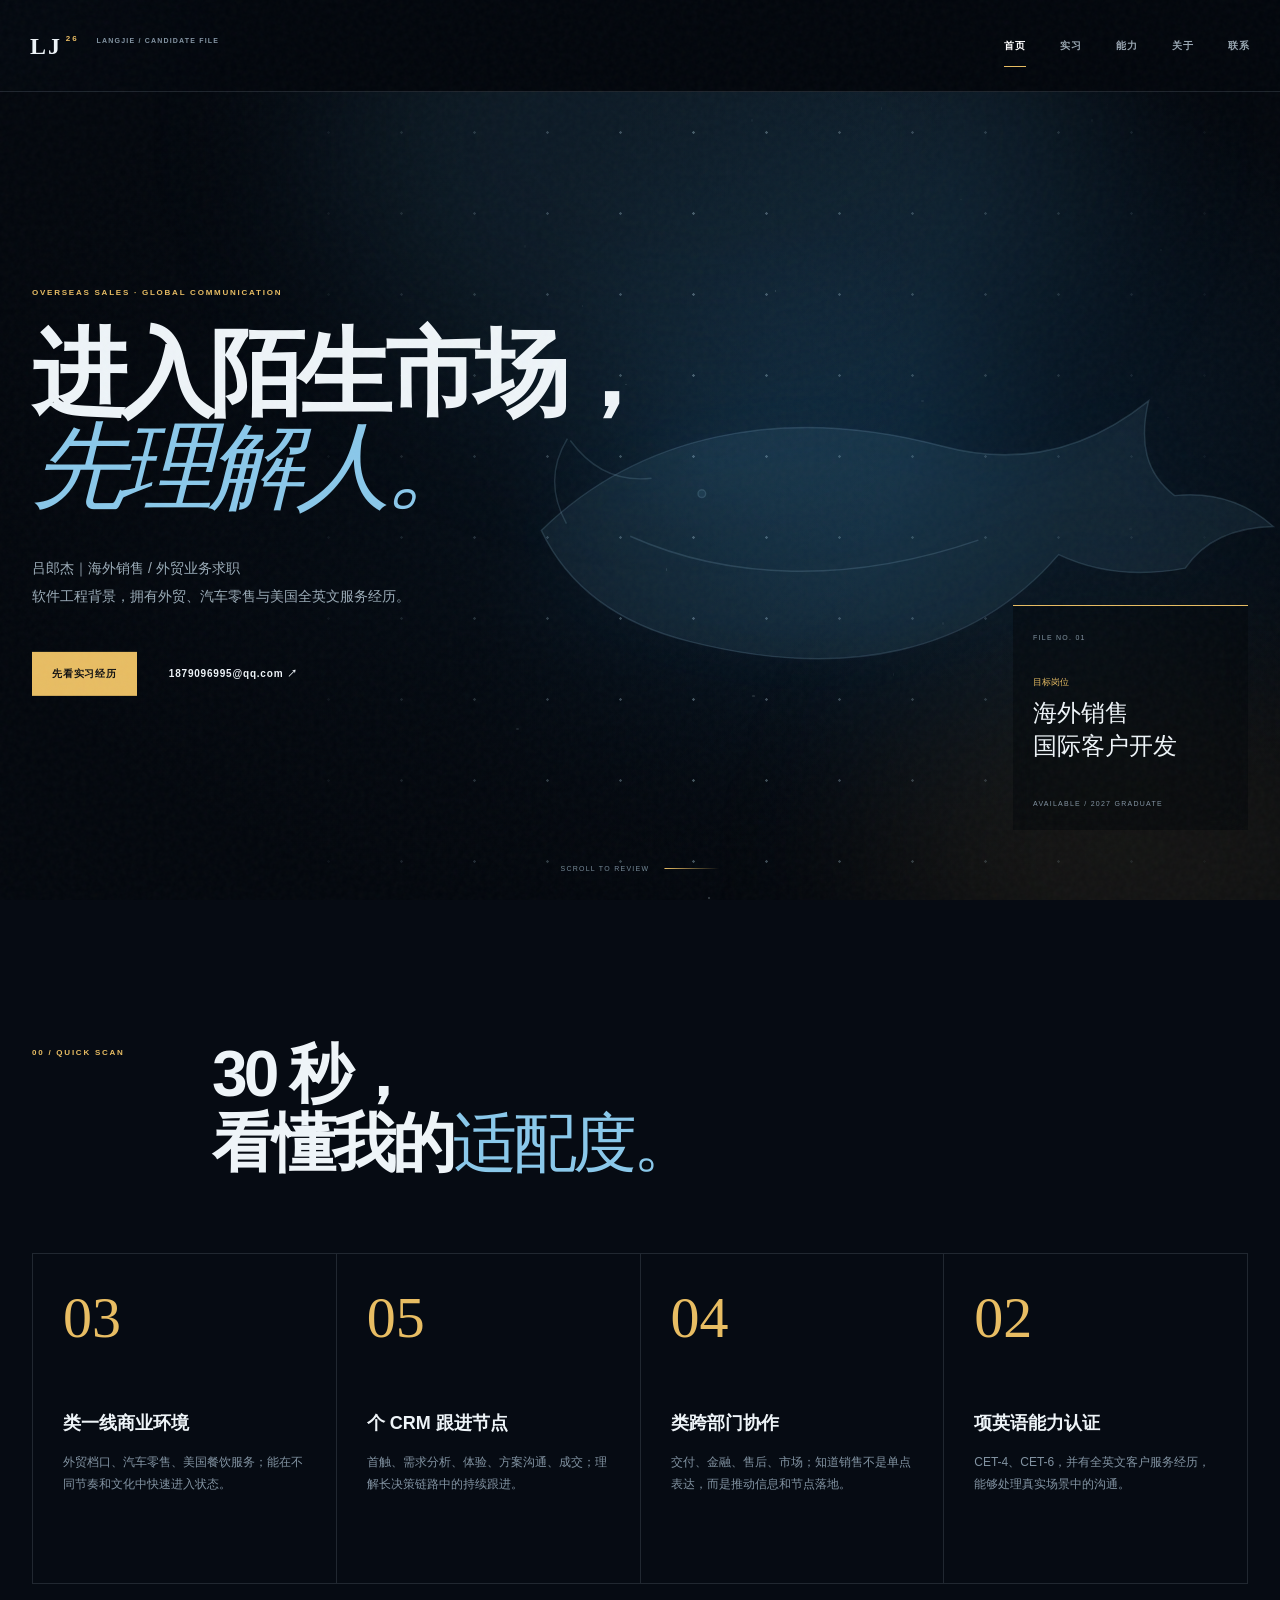
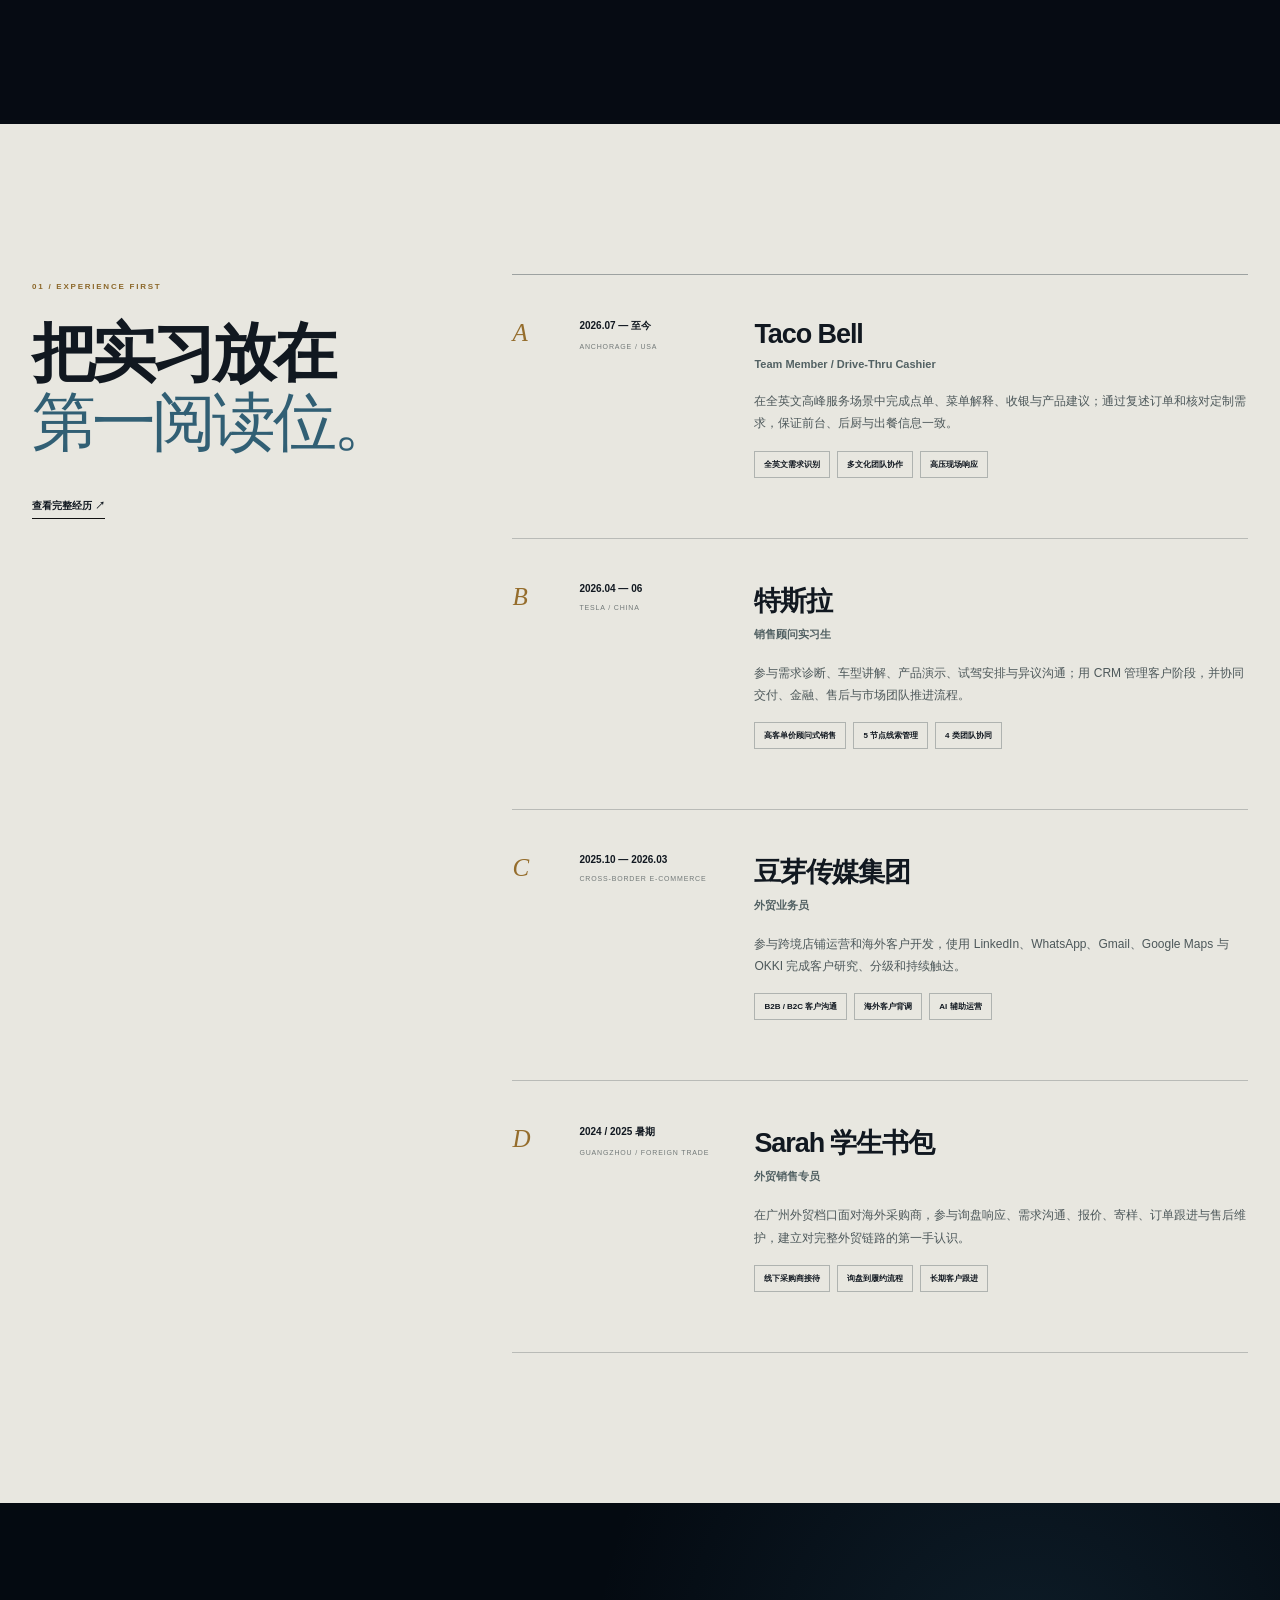
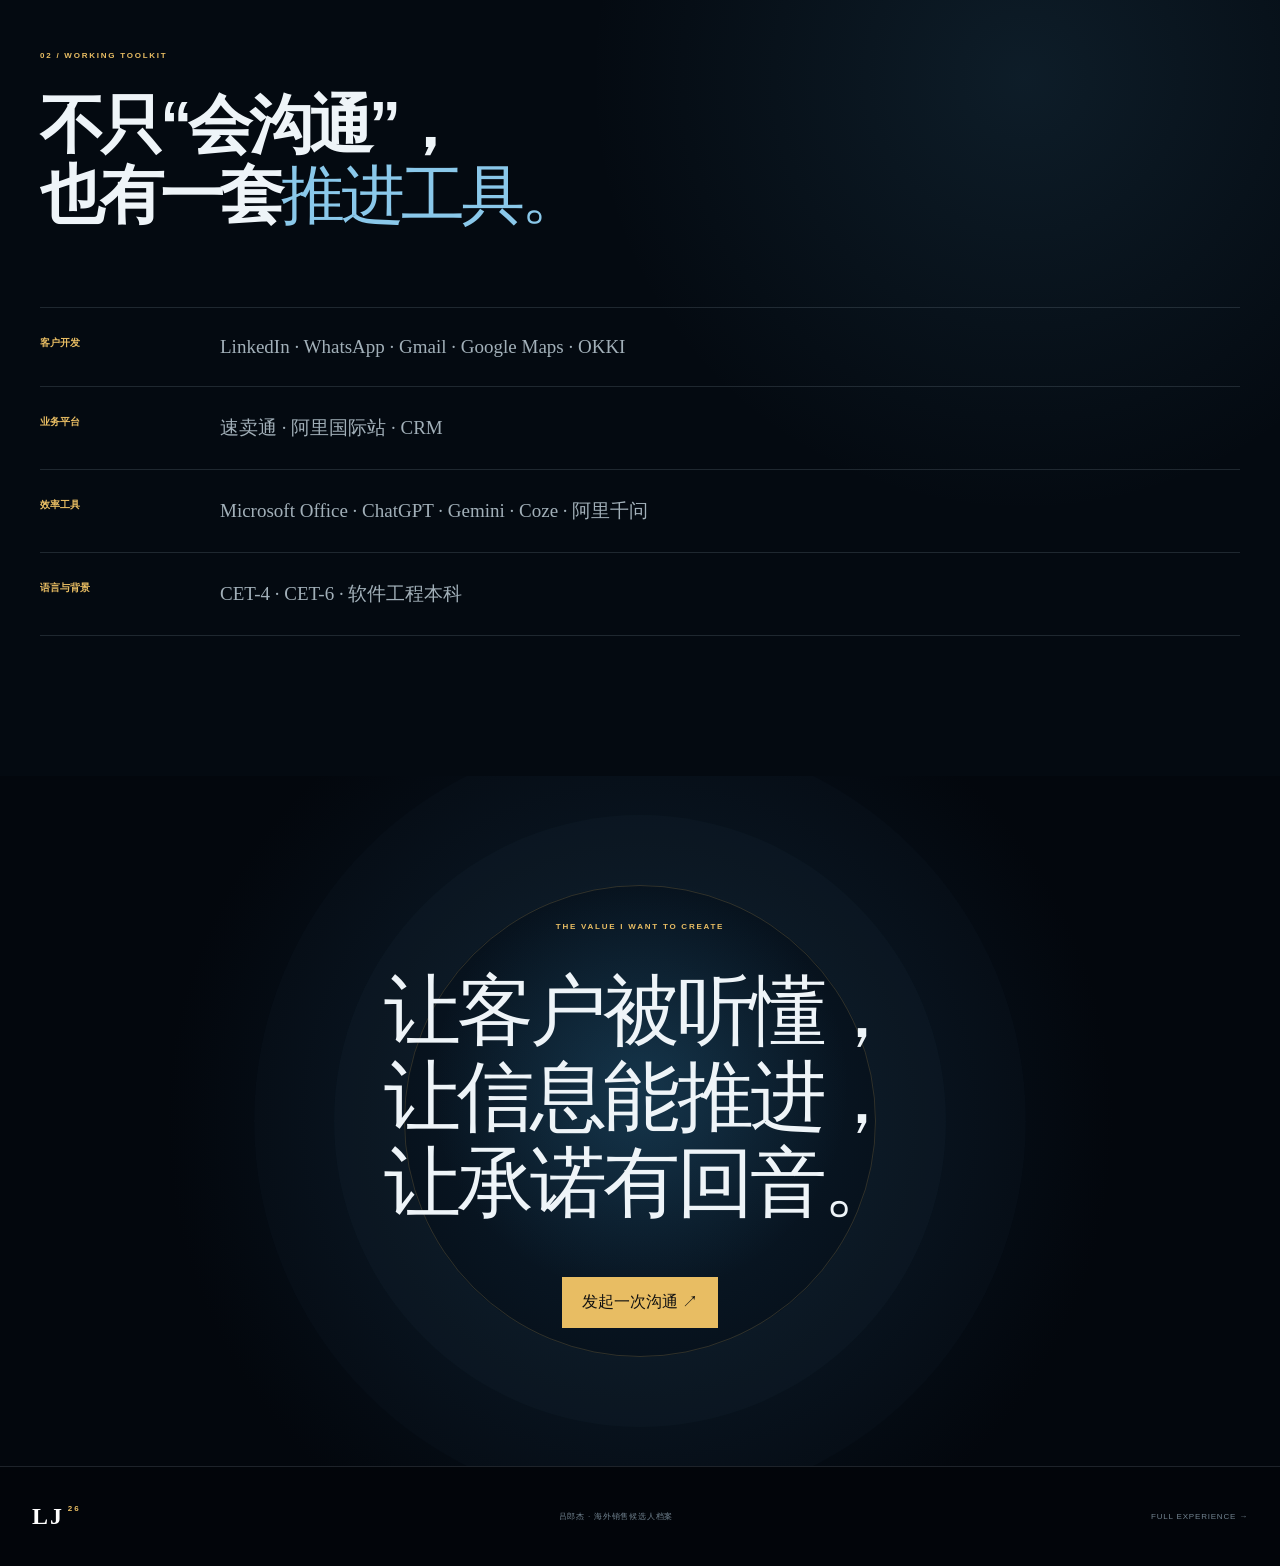
<file: index.html>
<!doctype html>
<html lang="zh-CN">
<head>
  <meta charset="UTF-8"><meta name="viewport" content="width=device-width,initial-scale=1">
  <meta name="description" content="吕郎杰的海外销售求职档案：实习经历、跨文化沟通与客户开发能力。">
  <meta name="theme-color" content="#03070d"><title>吕郎杰｜海外销售候选人档案</title>
  <link rel="icon" href="favicon.svg"><link rel="stylesheet" href="style.css">
</head>
<body>
  <div class="noise"></div><div class="cursor-light"></div>
  <header class="nav-shell">
    <a class="brand" href="index.html">LJ<sup>26</sup><small>LANGJIE / CANDIDATE FILE</small></a>
    <nav><a class="active" href="index.html">首页</a><a href="#experience">实习</a><a href="proof.html">能力</a><a href="personality.html">关于</a><a href="mailto:1879096995@qq.com">联系</a></nav>
    <button class="menu-button" aria-label="打开导航"><i></i><i></i></button>
  </header>

  <main>
    <section class="ocean-hero">
      <div class="depth depth-a"></div><div class="depth depth-b"></div><div class="particles" aria-hidden="true"></div>
      <svg class="whale" viewBox="0 0 900 420" aria-hidden="true"><path d="M83 233c99-97 247-132 415-87 82 22 152 2 213-47-10 43-3 75 27 98 40-4 74 7 102 32-42 1-72 15-91 43-48 9-91 5-131-14-89 103-222 130-381 90-73-18-126-56-154-115Z"/><path class="whale-line" d="M175 239c101 45 226 50 360 4M109 226c-17-31-16-60 1-88M113 140c22 30 50 43 84 39"/><circle cx="249" cy="195" r="4"/></svg>
      <div class="hero-copy">
        <p class="eyebrow">OVERSEAS SALES · GLOBAL COMMUNICATION</p>
        <h1>进入陌生市场，<br><em>先理解人。</em></h1>
        <p class="hero-lead">吕郎杰｜海外销售 / 外贸业务求职<br>软件工程背景，拥有外贸、汽车零售与美国全英文服务经历。</p>
        <div class="hero-actions"><a class="gold-btn" href="#experience">先看实习经历</a><a href="mailto:1879096995@qq.com">1879096995@qq.com ↗</a></div>
      </div>
      <aside class="hero-file"><span>FILE NO. 01</span><p>目标岗位</p><strong>海外销售<br>国际客户开发</strong><small>AVAILABLE / 2027 GRADUATE</small></aside>
      <div class="scroll-cue">SCROLL TO REVIEW <i></i></div>
    </section>

    <section class="scan" aria-label="30秒候选人概览">
      <div class="section-head"><p>00 / QUICK SCAN</p><h2>30 秒，<br>看懂我的<span>适配度。</span></h2></div>
      <div class="scan-grid">
        <article><b>03</b><h3>类一线商业环境</h3><p>外贸档口、汽车零售、美国餐饮服务；能在不同节奏和文化中快速进入状态。</p></article>
        <article><b>05</b><h3>个 CRM 跟进节点</h3><p>首触、需求分析、体验、方案沟通、成交；理解长决策链路中的持续跟进。</p></article>
        <article><b>04</b><h3>类跨部门协作</h3><p>交付、金融、售后、市场；知道销售不是单点表达，而是推动信息和节点落地。</p></article>
        <article><b>02</b><h3>项英语能力认证</h3><p>CET-4、CET-6，并有全英文客户服务经历，能够处理真实场景中的沟通。</p></article>
      </div>
    </section>

    <section class="experience" id="experience">
      <div class="section-head sticky-head"><p>01 / EXPERIENCE FIRST</p><h2>把实习放在<br><span>第一阅读位。</span></h2><a href="journey.html">查看完整经历 ↗</a></div>
      <div class="exp-list">
        <article><div class="exp-no">A</div><div class="exp-meta"><time>2026.07 — 至今</time><small>ANCHORAGE / USA</small></div><div><h3>Taco Bell</h3><h4>Team Member / Drive-Thru Cashier</h4><p>在全英文高峰服务场景中完成点单、菜单解释、收银与产品建议；通过复述订单和核对定制需求，保证前台、后厨与出餐信息一致。</p><ul><li>全英文需求识别</li><li>多文化团队协作</li><li>高压现场响应</li></ul></div></article>
        <article><div class="exp-no">B</div><div class="exp-meta"><time>2026.04 — 06</time><small>TESLA / CHINA</small></div><div><h3>特斯拉</h3><h4>销售顾问实习生</h4><p>参与需求诊断、车型讲解、产品演示、试驾安排与异议沟通；用 CRM 管理客户阶段，并协同交付、金融、售后与市场团队推进流程。</p><ul><li>高客单价顾问式销售</li><li>5 节点线索管理</li><li>4 类团队协同</li></ul></div></article>
        <article><div class="exp-no">C</div><div class="exp-meta"><time>2025.10 — 2026.03</time><small>CROSS-BORDER E-COMMERCE</small></div><div><h3>豆芽传媒集团</h3><h4>外贸业务员</h4><p>参与跨境店铺运营和海外客户开发，使用 LinkedIn、WhatsApp、Gmail、Google Maps 与 OKKI 完成客户研究、分级和持续触达。</p><ul><li>B2B / B2C 客户沟通</li><li>海外客户背调</li><li>AI 辅助运营</li></ul></div></article>
        <article><div class="exp-no">D</div><div class="exp-meta"><time>2024 / 2025 暑期</time><small>GUANGZHOU / FOREIGN TRADE</small></div><div><h3>Sarah 学生书包</h3><h4>外贸销售专员</h4><p>在广州外贸档口面对海外采购商，参与询盘响应、需求沟通、报价、寄样、订单跟进与售后维护，建立对完整外贸链路的第一手认识。</p><ul><li>线下采购商接待</li><li>询盘到履约流程</li><li>长期客户跟进</li></ul></div></article>
      </div>
    </section>

    <section class="toolkit">
      <p>02 / WORKING TOOLKIT</p><h2>不只“会沟通”，<br>也有一套<span>推进工具。</span></h2>
      <div class="tool-lines"><div><b>客户开发</b><span>LinkedIn · WhatsApp · Gmail · Google Maps · OKKI</span></div><div><b>业务平台</b><span>速卖通 · 阿里国际站 · CRM</span></div><div><b>效率工具</b><span>Microsoft Office · ChatGPT · Gemini · Coze · 阿里千问</span></div><div><b>语言与背景</b><span>CET-4 · CET-6 · 软件工程本科</span></div></div>
    </section>

    <section class="closing">
      <p>THE VALUE I WANT TO CREATE</p><h2>让客户被听懂，<br>让信息能推进，<br>让承诺有回音。</h2><a class="gold-btn" href="mailto:1879096995@qq.com?subject=海外销售岗位沟通">发起一次沟通 ↗</a>
    </section>
  </main>
  <footer><a class="brand" href="index.html">LJ<sup>26</sup></a><p>吕郎杰 · 海外销售候选人档案</p><a href="journey.html">FULL EXPERIENCE →</a></footer>
  <script src="script.js"></script>
</body></html>
</file>
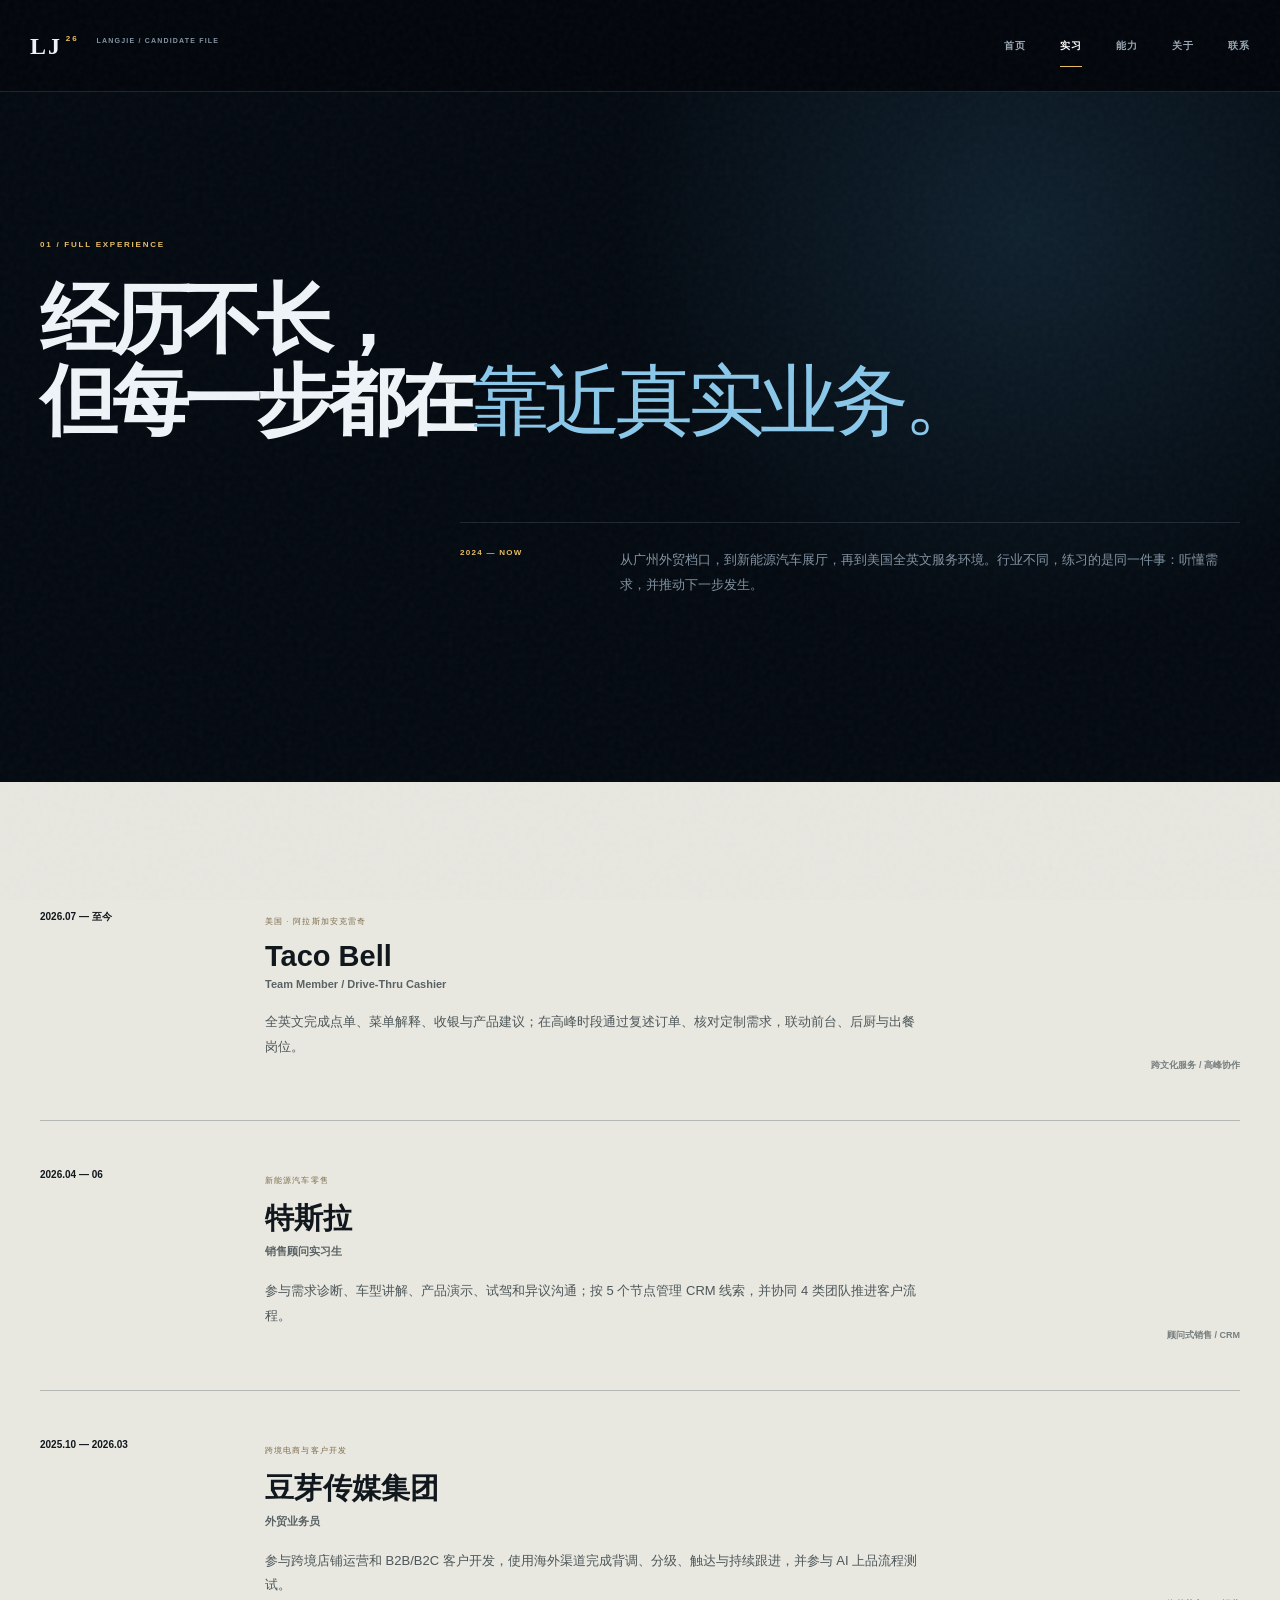
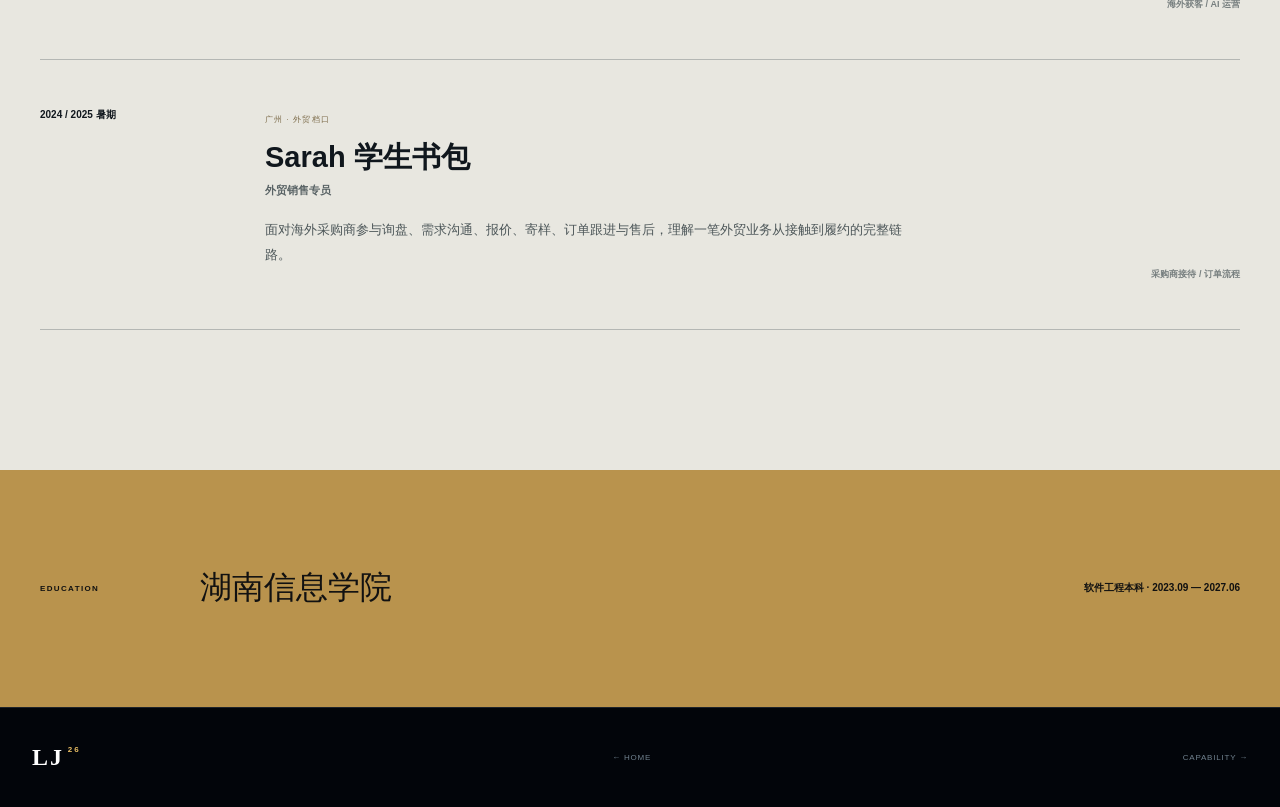
<file: journey.html>
<!doctype html><html lang="zh-CN"><head><meta charset="UTF-8"><meta name="viewport" content="width=device-width,initial-scale=1"><meta name="description" content="吕郎杰的实习与海外工作经历。"><title>实习经历｜吕郎杰</title><link rel="icon" href="favicon.svg"><link rel="stylesheet" href="style.css"></head><body><div class="noise"></div><header class="nav-shell"><a class="brand" href="index.html">LJ<sup>26</sup><small>LANGJIE / CANDIDATE FILE</small></a><nav><a href="index.html">首页</a><a class="active" href="journey.html">实习</a><a href="proof.html">能力</a><a href="personality.html">关于</a><a href="mailto:1879096995@qq.com">联系</a></nav><button class="menu-button" aria-label="打开导航"><i></i><i></i></button></header><main><section class="page-hero"><p>01 / FULL EXPERIENCE</p><h1>经历不长，<br>但每一步都在<span>靠近真实业务。</span></h1><div><b>2024 — NOW</b><p>从广州外贸档口，到新能源汽车展厅，再到美国全英文服务环境。行业不同，练习的是同一件事：听懂需求，并推动下一步发生。</p></div></section><section class="timeline"><article><time>2026.07 — 至今</time><div><small>美国 · 阿拉斯加安克雷奇</small><h2>Taco Bell</h2><h3>Team Member / Drive-Thru Cashier</h3><p>全英文完成点单、菜单解释、收银与产品建议；在高峰时段通过复述订单、核对定制需求，联动前台、后厨与出餐岗位。</p></div><strong>跨文化服务 / 高峰协作</strong></article><article><time>2026.04 — 06</time><div><small>新能源汽车零售</small><h2>特斯拉</h2><h3>销售顾问实习生</h3><p>参与需求诊断、车型讲解、产品演示、试驾和异议沟通；按 5 个节点管理 CRM 线索，并协同 4 类团队推进客户流程。</p></div><strong>顾问式销售 / CRM</strong></article><article><time>2025.10 — 2026.03</time><div><small>跨境电商与客户开发</small><h2>豆芽传媒集团</h2><h3>外贸业务员</h3><p>参与跨境店铺运营和 B2B/B2C 客户开发，使用海外渠道完成背调、分级、触达与持续跟进，并参与 AI 上品流程测试。</p></div><strong>海外获客 / AI 运营</strong></article><article><time>2024 / 2025 暑期</time><div><small>广州 · 外贸档口</small><h2>Sarah 学生书包</h2><h3>外贸销售专员</h3><p>面对海外采购商参与询盘、需求沟通、报价、寄样、订单跟进与售后，理解一笔外贸业务从接触到履约的完整链路。</p></div><strong>采购商接待 / 订单流程</strong></article></section><section class="edu"><p>EDUCATION</p><h2>湖南信息学院</h2><span>软件工程本科 · 2023.09 — 2027.06</span></section></main><footer><a class="brand" href="index.html">LJ<sup>26</sup></a><a href="index.html">← HOME</a><a href="proof.html">CAPABILITY →</a></footer><script src="script.js"></script></body></html>
</file>
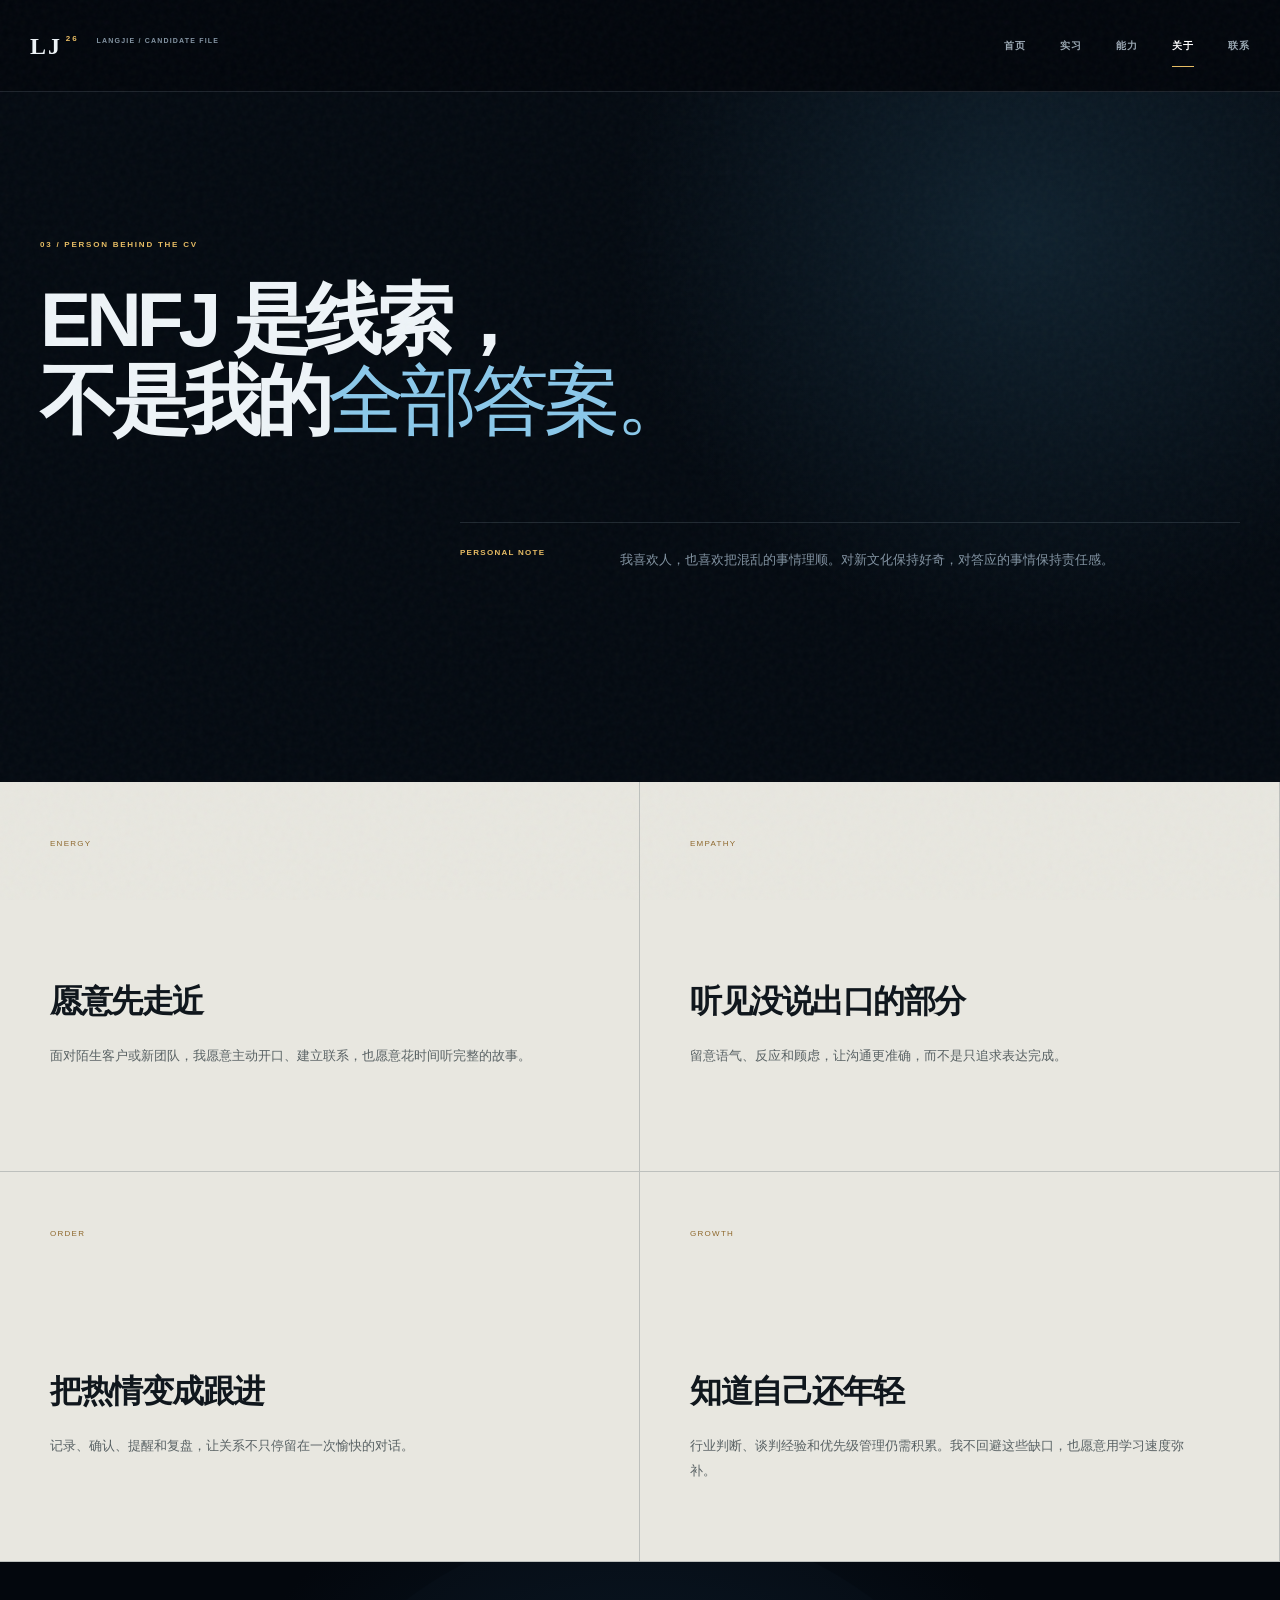
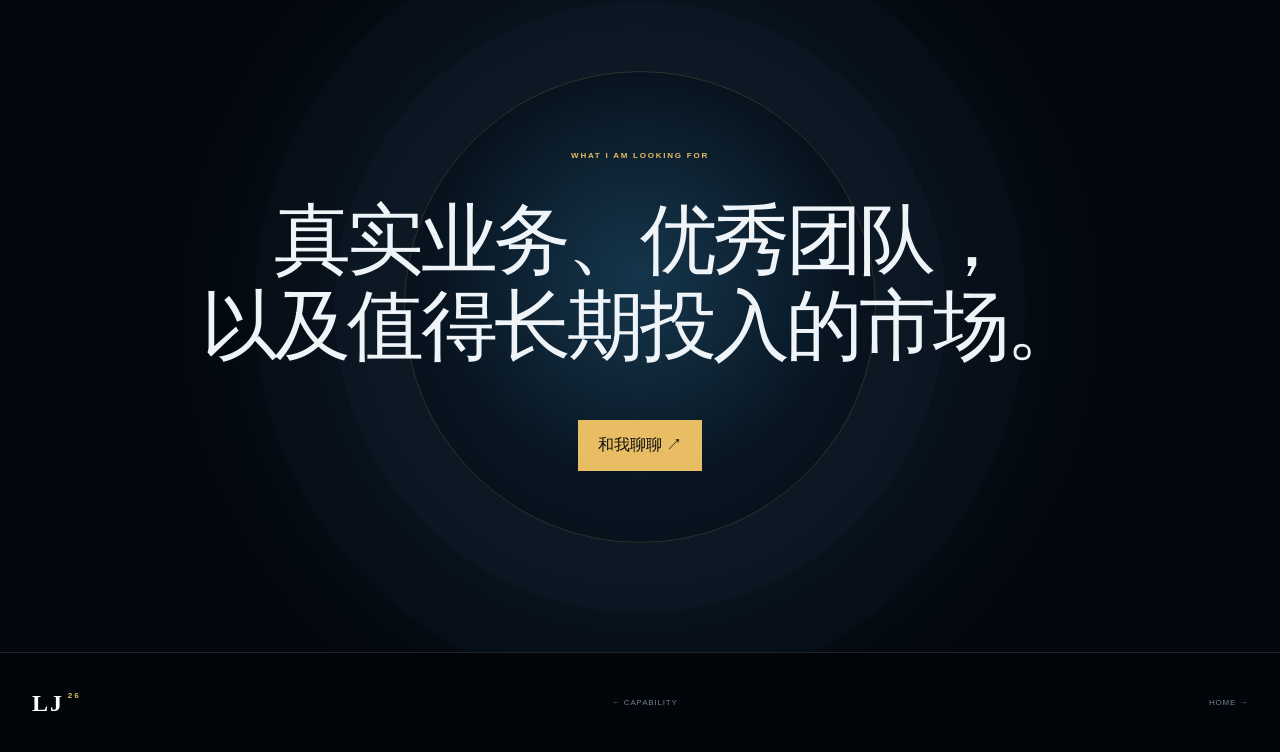
<file: personality.html>
<!doctype html><html lang="zh-CN"><head><meta charset="UTF-8"><meta name="viewport" content="width=device-width,initial-scale=1"><meta name="description" content="关于吕郎杰：ENFJ、跨文化适应与成长方向。"><title>关于我｜吕郎杰</title><link rel="icon" href="favicon.svg"><link rel="stylesheet" href="style.css"></head><body><div class="noise"></div><header class="nav-shell"><a class="brand" href="index.html">LJ<sup>26</sup><small>LANGJIE / CANDIDATE FILE</small></a><nav><a href="index.html">首页</a><a href="journey.html">实习</a><a href="proof.html">能力</a><a class="active" href="personality.html">关于</a><a href="mailto:1879096995@qq.com">联系</a></nav><button class="menu-button" aria-label="打开导航"><i></i><i></i></button></header><main><section class="page-hero"><p>03 / PERSON BEHIND THE CV</p><h1>ENFJ 是线索，<br>不是我的<span>全部答案。</span></h1><div><b>PERSONAL NOTE</b><p>我喜欢人，也喜欢把混乱的事情理顺。对新文化保持好奇，对答应的事情保持责任感。</p></div></section><section class="about-grid"><article><span>ENERGY</span><h2>愿意先走近</h2><p>面对陌生客户或新团队，我愿意主动开口、建立联系，也愿意花时间听完整的故事。</p></article><article><span>EMPATHY</span><h2>听见没说出口的部分</h2><p>留意语气、反应和顾虑，让沟通更准确，而不是只追求表达完成。</p></article><article><span>ORDER</span><h2>把热情变成跟进</h2><p>记录、确认、提醒和复盘，让关系不只停留在一次愉快的对话。</p></article><article><span>GROWTH</span><h2>知道自己还年轻</h2><p>行业判断、谈判经验和优先级管理仍需积累。我不回避这些缺口，也愿意用学习速度弥补。</p></article></section><section class="closing"><p>WHAT I AM LOOKING FOR</p><h2>真实业务、优秀团队，<br>以及值得长期投入的市场。</h2><a class="gold-btn" href="mailto:1879096995@qq.com">和我聊聊 ↗</a></section></main><footer><a class="brand" href="index.html">LJ<sup>26</sup></a><a href="proof.html">← CAPABILITY</a><a href="index.html">HOME →</a></footer><script src="script.js"></script></body></html>
</file>
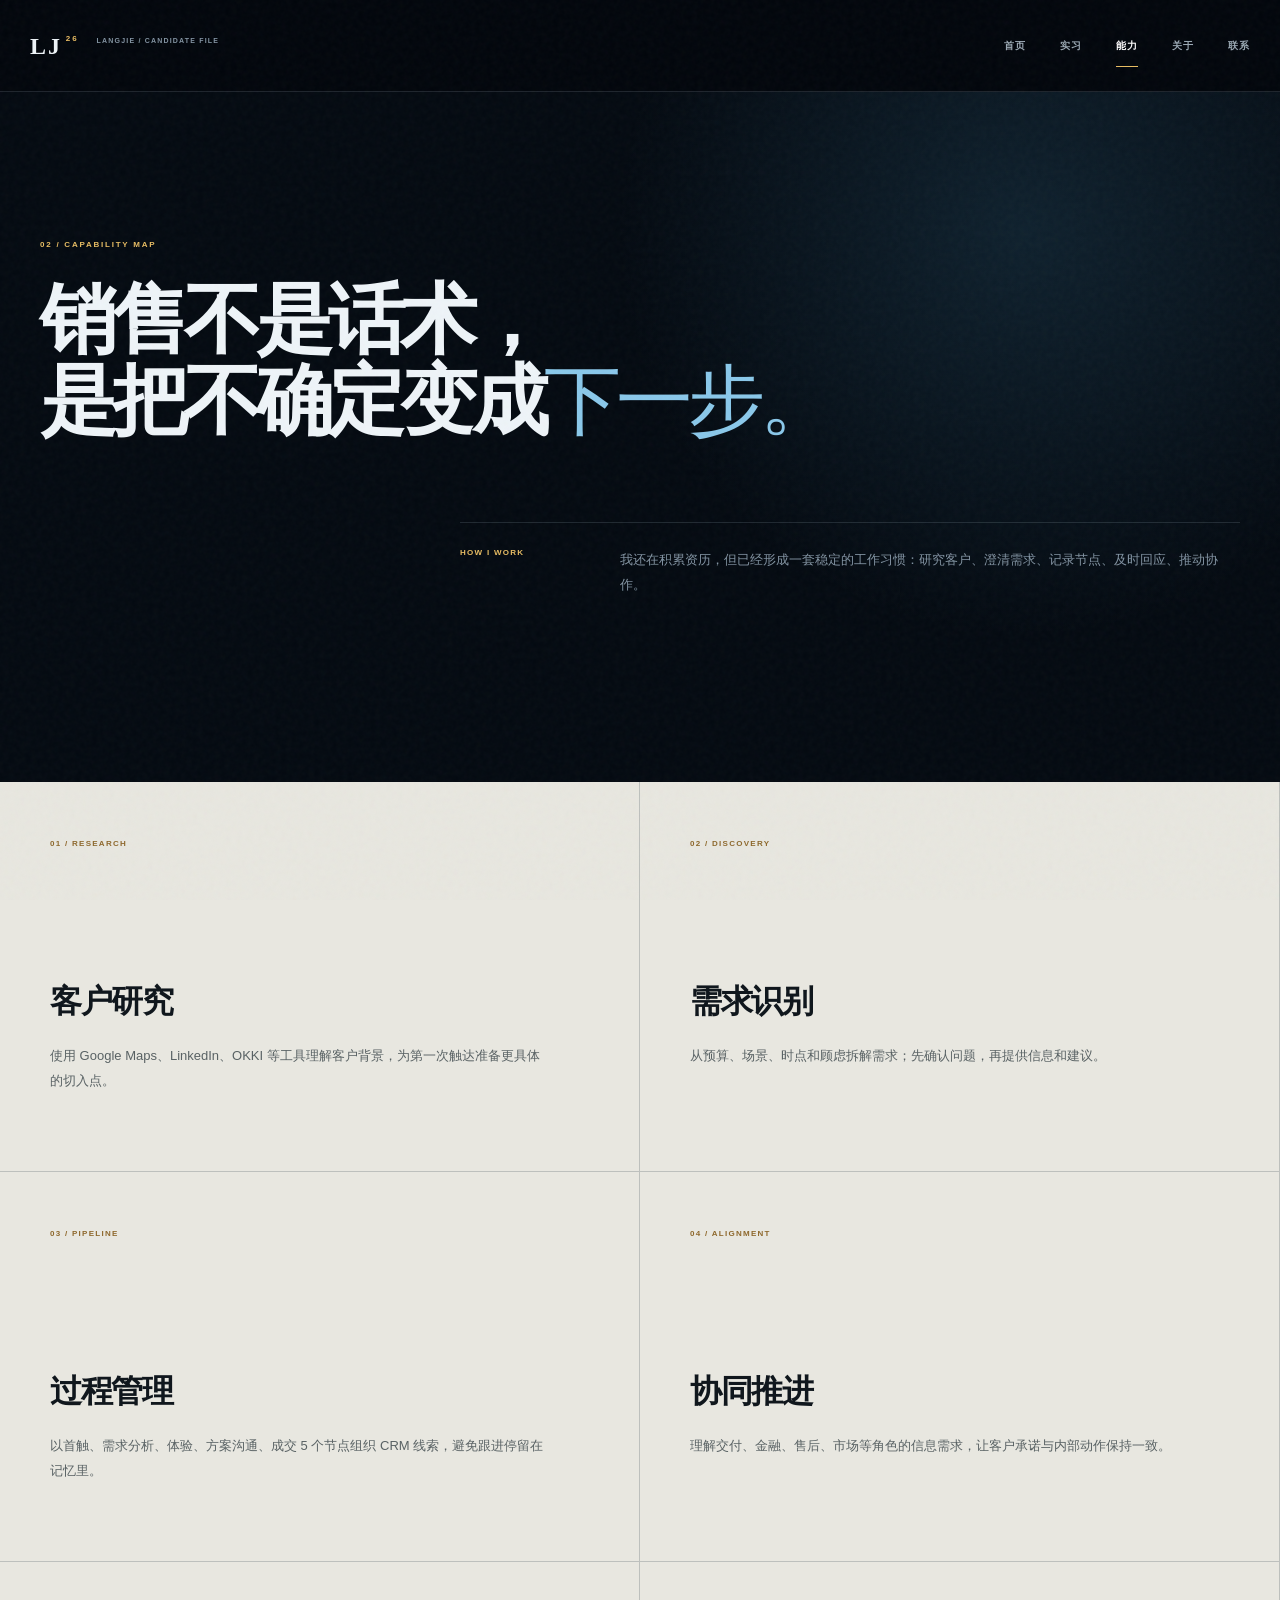
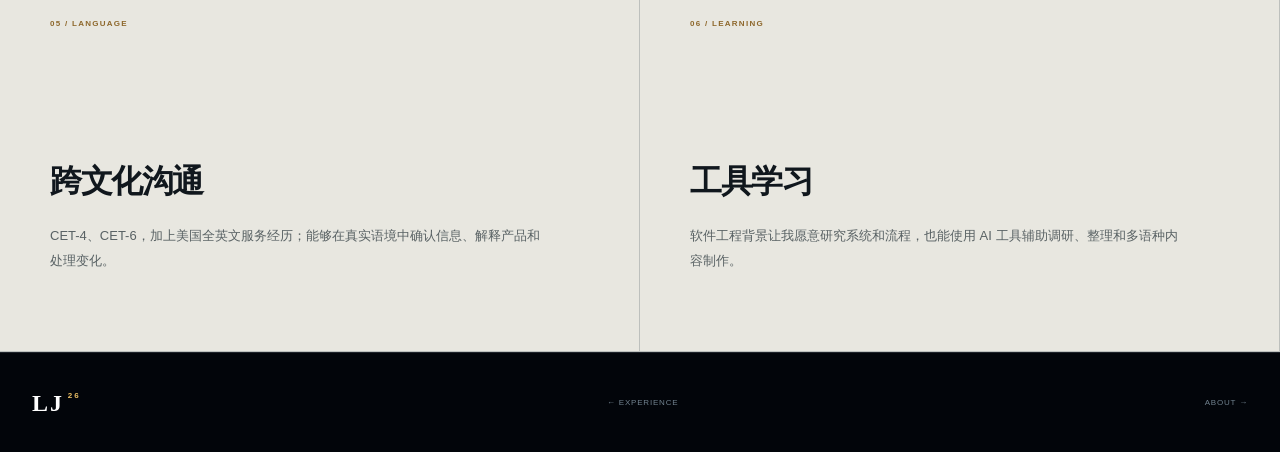
<file: proof.html>
<!doctype html><html lang="zh-CN"><head><meta charset="UTF-8"><meta name="viewport" content="width=device-width,initial-scale=1"><meta name="description" content="吕郎杰的销售能力与工作方法。"><title>能力模型｜吕郎杰</title><link rel="icon" href="favicon.svg"><link rel="stylesheet" href="style.css"></head><body><div class="noise"></div><header class="nav-shell"><a class="brand" href="index.html">LJ<sup>26</sup><small>LANGJIE / CANDIDATE FILE</small></a><nav><a href="index.html">首页</a><a href="journey.html">实习</a><a class="active" href="proof.html">能力</a><a href="personality.html">关于</a><a href="mailto:1879096995@qq.com">联系</a></nav><button class="menu-button" aria-label="打开导航"><i></i><i></i></button></header><main><section class="page-hero"><p>02 / CAPABILITY MAP</p><h1>销售不是话术，<br>是把不确定变成<span>下一步。</span></h1><div><b>HOW I WORK</b><p>我还在积累资历，但已经形成一套稳定的工作习惯：研究客户、澄清需求、记录节点、及时回应、推动协作。</p></div></section><section class="cap-grid"><article><b>01 / RESEARCH</b><h2>客户研究</h2><p>使用 Google Maps、LinkedIn、OKKI 等工具理解客户背景，为第一次触达准备更具体的切入点。</p></article><article><b>02 / DISCOVERY</b><h2>需求识别</h2><p>从预算、场景、时点和顾虑拆解需求；先确认问题，再提供信息和建议。</p></article><article><b>03 / PIPELINE</b><h2>过程管理</h2><p>以首触、需求分析、体验、方案沟通、成交 5 个节点组织 CRM 线索，避免跟进停留在记忆里。</p></article><article><b>04 / ALIGNMENT</b><h2>协同推进</h2><p>理解交付、金融、售后、市场等角色的信息需求，让客户承诺与内部动作保持一致。</p></article><article><b>05 / LANGUAGE</b><h2>跨文化沟通</h2><p>CET-4、CET-6，加上美国全英文服务经历；能够在真实语境中确认信息、解释产品和处理变化。</p></article><article><b>06 / LEARNING</b><h2>工具学习</h2><p>软件工程背景让我愿意研究系统和流程，也能使用 AI 工具辅助调研、整理和多语种内容制作。</p></article></section></main><footer><a class="brand" href="index.html">LJ<sup>26</sup></a><a href="journey.html">← EXPERIENCE</a><a href="personality.html">ABOUT →</a></footer><script src="script.js"></script></body></html>
</file>
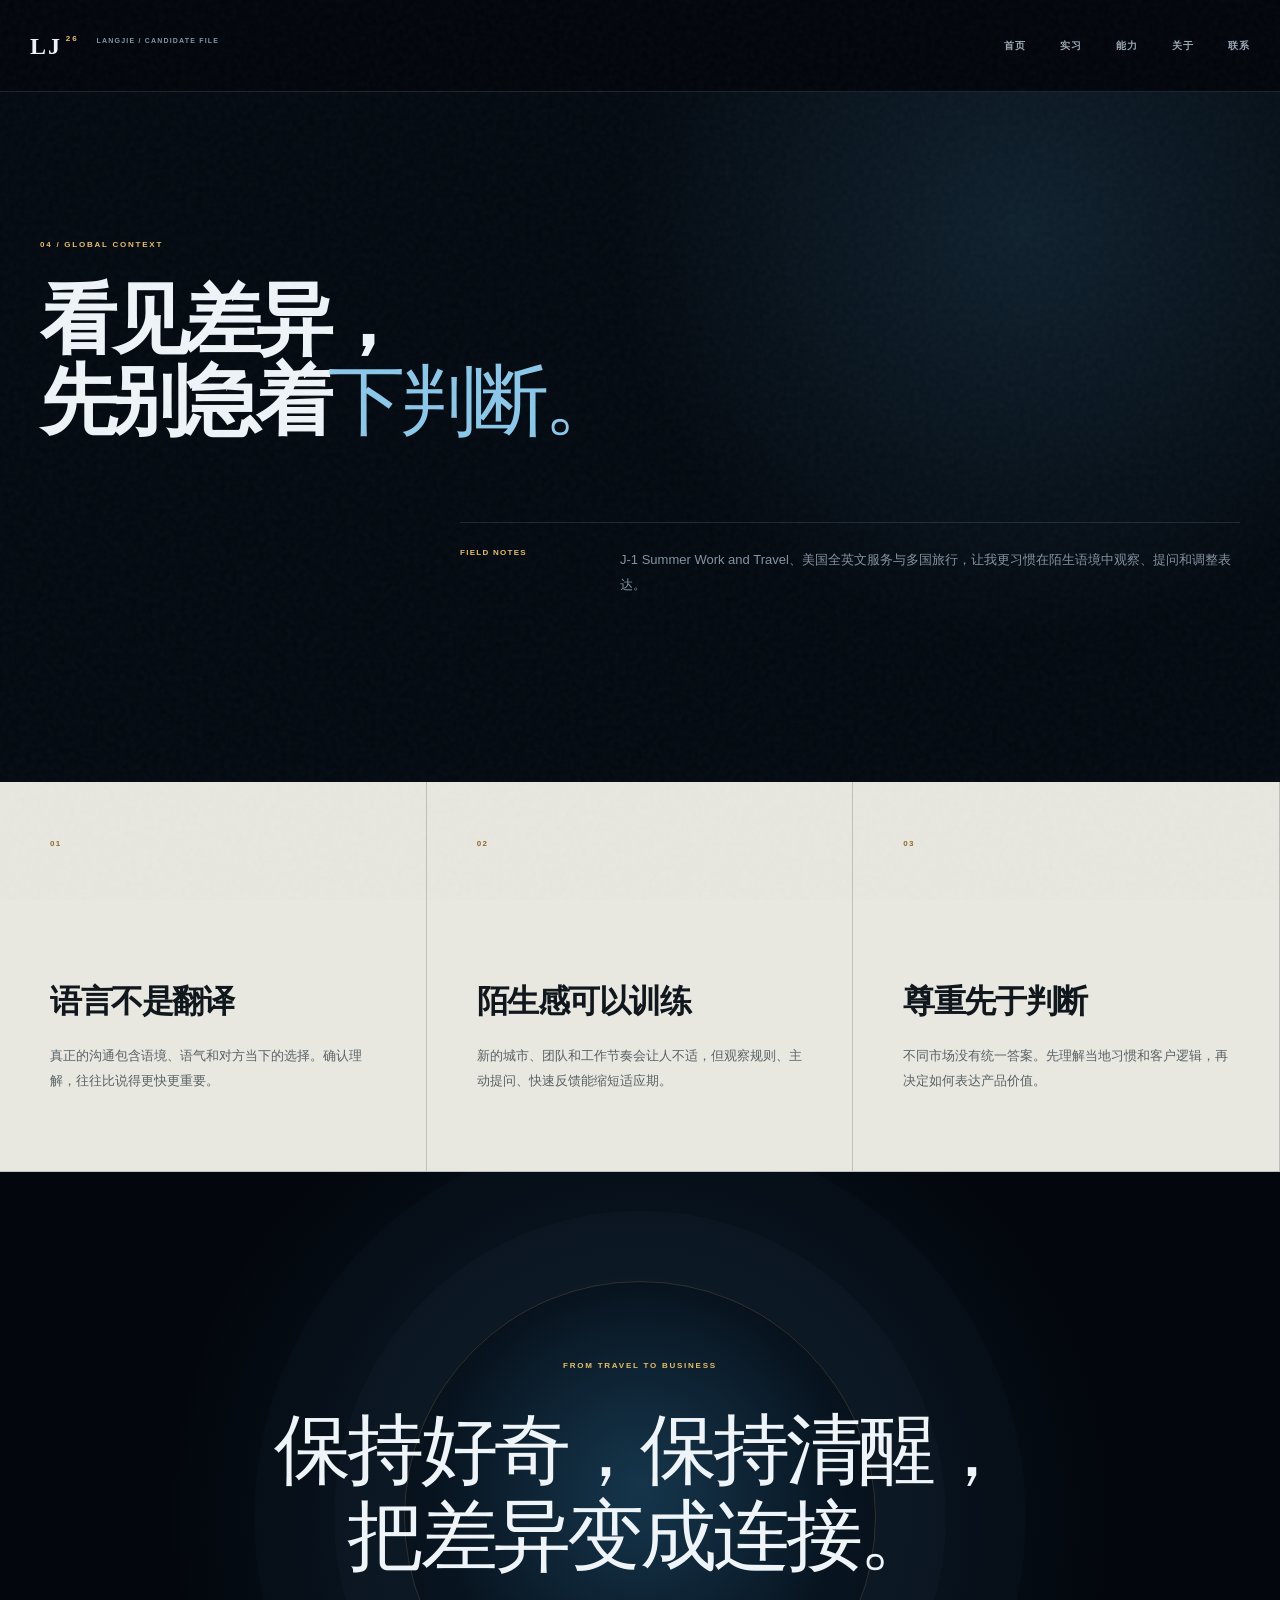
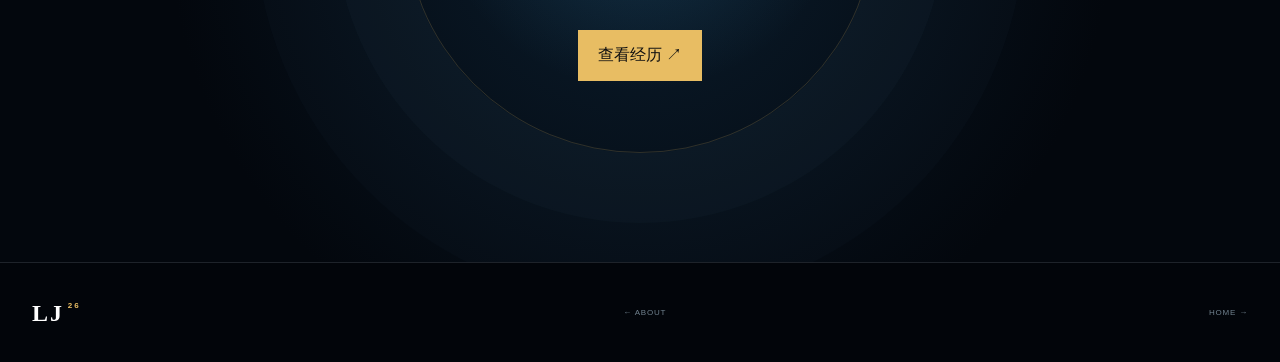
<file: world.html>
<!doctype html><html lang="zh-CN"><head><meta charset="UTF-8"><meta name="viewport" content="width=device-width,initial-scale=1"><meta name="description" content="吕郎杰的国际化经历与跨文化视角。"><title>国际化经历｜吕郎杰</title><link rel="icon" href="favicon.svg"><link rel="stylesheet" href="style.css"></head><body><div class="noise"></div><header class="nav-shell"><a class="brand" href="index.html">LJ<sup>26</sup><small>LANGJIE / CANDIDATE FILE</small></a><nav><a href="index.html">首页</a><a href="journey.html">实习</a><a href="proof.html">能力</a><a href="personality.html">关于</a><a href="mailto:1879096995@qq.com">联系</a></nav><button class="menu-button" aria-label="打开导航"><i></i><i></i></button></header><main><section class="page-hero"><p>04 / GLOBAL CONTEXT</p><h1>看见差异，<br>先别急着<span>下判断。</span></h1><div><b>FIELD NOTES</b><p>J-1 Summer Work and Travel、美国全英文服务与多国旅行，让我更习惯在陌生语境中观察、提问和调整表达。</p></div></section><section class="global-notes"><article><b>01</b><h2>语言不是翻译</h2><p>真正的沟通包含语境、语气和对方当下的选择。确认理解，往往比说得更快更重要。</p></article><article><b>02</b><h2>陌生感可以训练</h2><p>新的城市、团队和工作节奏会让人不适，但观察规则、主动提问、快速反馈能缩短适应期。</p></article><article><b>03</b><h2>尊重先于判断</h2><p>不同市场没有统一答案。先理解当地习惯和客户逻辑，再决定如何表达产品价值。</p></article></section><section class="closing"><p>FROM TRAVEL TO BUSINESS</p><h2>保持好奇，保持清醒，<br>把差异变成连接。</h2><a class="gold-btn" href="journey.html">查看经历 ↗</a></section></main><footer><a class="brand" href="index.html">LJ<sup>26</sup></a><a href="personality.html">← ABOUT</a><a href="index.html">HOME →</a></footer><script src="script.js"></script></body></html>
</file>
<file: style.css>
:root{--bg:#03070d;--panel:#07101b;--ink:#eef4f8;--muted:#8293a2;--line:rgba(196,220,235,.14);--gold:#e8bd63;--blue:#8ac8ea;--serif:Georgia,'Times New Roman',serif;--sans:Inter,'Segoe UI','Microsoft YaHei',sans-serif}
*{box-sizing:border-box}html{scroll-behavior:smooth}body{margin:0;color:var(--ink);background:var(--bg);font-family:var(--sans);overflow-x:hidden;opacity:0;transition:opacity .35s}body.ready{opacity:1}body.leaving{opacity:0}a{color:inherit;text-decoration:none}button{color:inherit}.noise{position:fixed;z-index:100;inset:0;pointer-events:none;opacity:.035;background-image:url("data:image/svg+xml,%3Csvg viewBox='0 0 180 180' xmlns='http://www.w3.org/2000/svg'%3E%3Cfilter id='n'%3E%3CfeTurbulence type='fractalNoise' baseFrequency='.9' numOctaves='3'/%3E%3C/filter%3E%3Crect width='100%25' height='100%25' filter='url(%23n)'/%3E%3C/svg%3E")}.cursor-light{position:fixed;z-index:0;width:520px;height:520px;border-radius:50%;background:radial-gradient(circle,rgba(86,161,206,.09),transparent 68%);pointer-events:none;transform:translate(-50%,-50%)}
.nav-shell{position:relative;z-index:30;height:92px;display:flex;align-items:center;padding:0 max(30px,calc((100vw - 1420px)/2));border-bottom:1px solid var(--line);background:rgba(3,7,13,.8);backdrop-filter:blur(18px)}.brand{display:flex;align-items:flex-start;font:700 24px/1 var(--serif);letter-spacing:.08em}.brand sup{margin-left:4px;color:var(--gold);font:700 8px var(--sans)}.brand small{margin:2px 0 0 18px;color:var(--muted);font:700 7px var(--sans);letter-spacing:.17em;line-height:1.5}.nav-shell nav{display:flex;gap:34px;margin-left:auto}.nav-shell nav a{position:relative;color:#9aa8b3;font-size:10px;font-weight:700;letter-spacing:.1em}.nav-shell nav a:hover,.nav-shell nav a.active{color:#fff}.nav-shell nav a.active:after{content:"";position:absolute;left:0;right:0;bottom:-14px;height:1px;background:var(--gold)}.menu-button{display:none;width:40px;height:40px;padding:0;border:1px solid var(--line);border-radius:50%;background:none}.menu-button i{display:block;width:14px;height:1px;margin:5px auto;background:currentColor}
.ocean-hero{position:relative;height:calc(100vh - 92px);min-height:720px;overflow:hidden;background:radial-gradient(ellipse at 55% 45%,#11314a 0%,#071522 38%,#03070d 76%)}.ocean-hero:before{content:"";position:absolute;inset:0;background:linear-gradient(100deg,rgba(3,7,13,.98) 0%,rgba(3,7,13,.76) 40%,transparent 68%),linear-gradient(0deg,#03070d 0%,transparent 35%)}.depth{position:absolute;border-radius:50%;filter:blur(90px)}.depth-a{width:60vw;height:42vw;left:25%;top:-28%;background:rgba(82,153,195,.12)}.depth-b{width:40vw;height:30vw;right:-8%;bottom:-18%;background:rgba(224,179,92,.08)}.particles{position:absolute;inset:0;opacity:.35;background-image:radial-gradient(circle,#b8d8e7 0 1px,transparent 1.5px);background-size:73px 81px;mask-image:linear-gradient(90deg,transparent 20%,#000 55%,transparent)}.whale{position:absolute;z-index:1;width:min(68vw,1100px);right:-4vw;top:50%;fill:rgba(93,151,181,.12);stroke:rgba(163,211,232,.16);stroke-width:1.5;transform:translateY(-47%);filter:drop-shadow(0 0 30px rgba(113,190,226,.12));animation:whaleDrift 11s ease-in-out infinite}.whale-line{fill:none}.hero-copy{position:absolute;z-index:5;left:max(32px,calc((100vw - 1360px)/2));top:50%;max-width:800px;transform:translateY(-52%)}.eyebrow,.section-head>p,.toolkit>p,.closing>p,.page-hero>p{color:var(--gold);font-size:8px;font-weight:800;letter-spacing:.22em}.hero-copy h1{margin:30px 0 40px;font-size:clamp(60px,7.4vw,112px);line-height:.98;letter-spacing:-.07em}.hero-copy h1 em,.section-head h2 span,.toolkit h2 span,.page-hero h1 span{font-family:var(--serif);font-weight:400;color:var(--blue)}.hero-lead{color:#9bacb8;font-size:14px;line-height:2}.hero-actions{display:flex;align-items:center;gap:32px;margin-top:42px;font-size:10px;font-weight:750;letter-spacing:.08em}.gold-btn{display:inline-block;padding:15px 20px;color:#111;background:var(--gold)}.hero-file{position:absolute;z-index:5;right:max(32px,calc((100vw - 1360px)/2));bottom:70px;width:235px;padding:20px;border-top:1px solid var(--gold);background:rgba(2,6,11,.5);backdrop-filter:blur(12px)}.hero-file span,.hero-file small{color:var(--muted);font-size:7px;letter-spacing:.18em}.hero-file p{margin:32px 0 8px;color:var(--gold);font-size:9px}.hero-file strong{display:block;margin-bottom:30px;font:400 24px/1.35 var(--serif)}.scroll-cue{position:absolute;z-index:5;left:50%;bottom:28px;color:#758997;font-size:7px;letter-spacing:.18em;transform:translateX(-50%)}.scroll-cue i{display:inline-block;width:55px;height:1px;margin:0 0 2px 12px;background:linear-gradient(90deg,var(--gold),transparent)}
.scan{padding:140px max(32px,calc((100vw - 1320px)/2));background:#060b13}.section-head{display:grid;grid-template-columns:180px 1fr;align-items:start;margin-bottom:75px}.section-head h2{margin:0;font-size:clamp(48px,5vw,76px);line-height:1.08;letter-spacing:-.06em}.scan-grid{display:grid;grid-template-columns:repeat(4,1fr);border-top:1px solid var(--line);border-left:1px solid var(--line)}.scan-grid article{min-height:330px;padding:30px;border-right:1px solid var(--line);border-bottom:1px solid var(--line);transition:.35s}.scan-grid article:hover{background:#0b1624;transform:translateY(-7px)}.scan-grid b{color:var(--gold);font:400 58px var(--serif)}.scan-grid h3{margin:60px 0 16px;font-size:18px}.scan-grid p{color:var(--muted);font-size:12px;line-height:1.85}
.experience{display:grid;grid-template-columns:.72fr 1.45fr;gap:9vw;padding:150px max(32px,calc((100vw - 1320px)/2));background:#e8e7e0;color:#111820}.sticky-head{position:sticky;top:130px;display:block;height:max-content}.sticky-head>p{color:#8c682a}.sticky-head h2{margin:28px 0 38px}.sticky-head h2 span{color:#315f74}.sticky-head a{padding-bottom:7px;border-bottom:1px solid #111;font-size:10px;font-weight:800}.exp-list{border-top:1px solid #9da2a1}.exp-list article{display:grid;grid-template-columns:42px 150px 1fr;gap:25px;padding:44px 0;border-bottom:1px solid #b9bbb7}.exp-no{color:#956d2c;font:italic 25px var(--serif)}.exp-meta time{display:block;font-size:10px;font-weight:800}.exp-meta small{display:block;margin-top:10px;color:#727978;font-size:7px;letter-spacing:.12em}.exp-list h3{margin:0;font-size:27px;letter-spacing:-.04em}.exp-list h4{margin:8px 0 20px;color:#526163;font-size:11px}.exp-list p{color:#4d585a;font-size:12px;line-height:1.85}.exp-list ul{display:flex;flex-wrap:wrap;gap:7px;padding:0;list-style:none}.exp-list li{padding:7px 9px;border:1px solid #afb3b0;font-size:8px;font-weight:750}
.toolkit{padding:140px max(32px,calc((100vw - 1200px)/2));background:radial-gradient(circle at 80% 20%,rgba(63,127,163,.16),transparent 35%),#040a11}.toolkit h2{margin:30px 0 75px;font-size:clamp(48px,5vw,76px);line-height:1.1;letter-spacing:-.06em}.tool-lines{border-top:1px solid var(--line)}.tool-lines div{display:grid;grid-template-columns:180px 1fr;padding:28px 0;border-bottom:1px solid var(--line)}.tool-lines b{color:var(--gold);font-size:10px}.tool-lines span{color:#a2b0b9;font:400 19px var(--serif)}
.closing{position:relative;min-height:690px;display:flex;align-items:center;justify-content:center;flex-direction:column;overflow:hidden;text-align:center;background:radial-gradient(circle at 50% 45%,rgba(49,119,157,.28),transparent 28%),radial-gradient(circle at 50% 50%,#0b1d2d,#03070d 65%)}.closing:before{content:"";position:absolute;width:470px;height:470px;border:1px solid rgba(232,189,99,.18);border-radius:50%;box-shadow:0 0 0 70px rgba(91,159,190,.03),0 0 0 150px rgba(91,159,190,.02)}.closing>*{position:relative}.closing h2{margin:30px 0 50px;font:400 clamp(48px,6vw,86px)/1.12 var(--serif);letter-spacing:-.05em}
.page-hero{min-height:690px;padding:140px max(32px,calc((100vw - 1200px)/2));background:radial-gradient(circle at 80% 20%,rgba(65,136,175,.18),transparent 35%),#040a11}.page-hero h1{margin:30px 0 80px;font-size:clamp(55px,6vw,90px);line-height:1.05;letter-spacing:-.065em}.page-hero>div{display:grid;grid-template-columns:160px 1fr;max-width:780px;margin-left:auto;border-top:1px solid var(--line);padding-top:25px}.page-hero>div b{color:var(--gold);font-size:8px;letter-spacing:.16em}.page-hero>div p{margin:0;color:var(--muted);font-size:13px;line-height:1.9}
.timeline{padding:80px max(32px,calc((100vw - 1200px)/2)) 140px;background:#e8e7e0;color:#10171d}.timeline article{display:grid;grid-template-columns:180px 1fr 200px;gap:45px;padding:48px 0;border-bottom:1px solid #b4b7b4}.timeline time{font-size:10px;font-weight:800}.timeline small{color:#7c6b49;font-size:8px;letter-spacing:.14em}.timeline h2{margin:12px 0 5px;font-size:29px}.timeline h3{margin:0 0 20px;color:#596365;font-size:11px}.timeline p{max-width:660px;color:#4d5759;font-size:13px;line-height:1.9}.timeline strong{align-self:end;color:#777f7f;font-size:9px;text-align:right}.edu{display:grid;grid-template-columns:160px 1fr auto;align-items:center;padding:70px max(32px,calc((100vw - 1200px)/2));background:#b9934d;color:#111}.edu p{font-size:8px;font-weight:800;letter-spacing:.17em}.edu h2{font:400 32px var(--serif)}.edu span{font-size:10px;font-weight:750}.cap-grid,.about-grid,.global-notes{display:grid;grid-template-columns:repeat(2,1fr);background:#e8e7e0;color:#10171d}.cap-grid article,.about-grid article,.global-notes article{min-height:390px;padding:50px;border-right:1px solid #bdc0bd;border-bottom:1px solid #bdc0bd}.cap-grid b,.about-grid span,.global-notes b{color:#8e682c;font-size:8px;letter-spacing:.16em}.cap-grid h2,.about-grid h2,.global-notes h2{margin:130px 0 20px;font-size:32px;letter-spacing:-.045em}.cap-grid p,.about-grid p,.global-notes p{max-width:500px;color:#596264;font-size:13px;line-height:1.9}.global-notes{grid-template-columns:repeat(3,1fr)}
footer{min-height:100px;display:flex;align-items:center;justify-content:space-between;padding:25px max(32px,calc((100vw - 1360px)/2));border-top:1px solid var(--line);background:#02050a;color:#71828f;font-size:8px;letter-spacing:.1em}footer .brand{color:#fff}
@keyframes whaleDrift{0%,100%{transform:translateY(-47%) translateX(0)}50%{transform:translateY(-50%) translateX(-18px)}}
@media(max-width:1000px){.scan-grid{grid-template-columns:1fr 1fr}.experience{grid-template-columns:1fr}.sticky-head{position:static}.hero-file{display:none}.timeline article{grid-template-columns:140px 1fr}.timeline strong{grid-column:2;text-align:left}.global-notes{grid-template-columns:1fr 1fr}}
@media(max-width:700px){.cursor-light{display:none}.nav-shell{height:72px;padding:0 18px}.brand small{display:none}.nav-shell nav{display:none}.nav-shell nav.mobile-open{position:absolute;top:72px;left:0;right:0;display:flex;gap:0;flex-direction:column;padding:18px;background:#050b13;border-bottom:1px solid var(--line)}.nav-shell nav.mobile-open a{padding:14px}.menu-button{display:block;margin-left:auto}.ocean-hero{height:auto;min-height:780px}.hero-copy{left:20px;right:20px;top:43%;transform:translateY(-50%)}.hero-copy h1{font-size:52px}.hero-lead{font-size:12px}.hero-actions{align-items:flex-start;flex-direction:column;gap:22px}.whale{width:130vw;right:-48vw;top:72%;opacity:.75}.scroll-cue{display:none}.scan,.experience,.toolkit{padding:90px 20px}.section-head{display:block}.section-head h2{margin-top:25px;font-size:45px}.scan-grid{grid-template-columns:1fr}.scan-grid article{min-height:270px}.scan-grid h3{margin-top:38px}.experience{gap:55px}.exp-list article{grid-template-columns:32px 1fr}.exp-meta{grid-column:2}.exp-list article>div:last-child{grid-column:2}.toolkit h2{font-size:44px}.tool-lines div{grid-template-columns:1fr;gap:12px}.tool-lines span{font-size:16px}.closing{min-height:590px;padding:70px 20px}.closing h2{font-size:48px}.page-hero{min-height:620px;padding:100px 20px}.page-hero h1{font-size:49px}.page-hero>div{grid-template-columns:1fr;gap:18px}.timeline{padding:40px 20px 90px}.timeline article{grid-template-columns:1fr;gap:18px}.timeline strong{grid-column:1}.edu{grid-template-columns:1fr;gap:8px;padding:55px 20px}.cap-grid,.about-grid,.global-notes{grid-template-columns:1fr}.cap-grid article,.about-grid article,.global-notes article{min-height:320px;padding:30px}.cap-grid h2,.about-grid h2,.global-notes h2{margin-top:90px}footer{align-items:flex-start;gap:20px;flex-direction:column;padding:30px 20px}}
@media(prefers-reduced-motion:reduce){body{transition:none}.whale{animation:none}}
</file>
